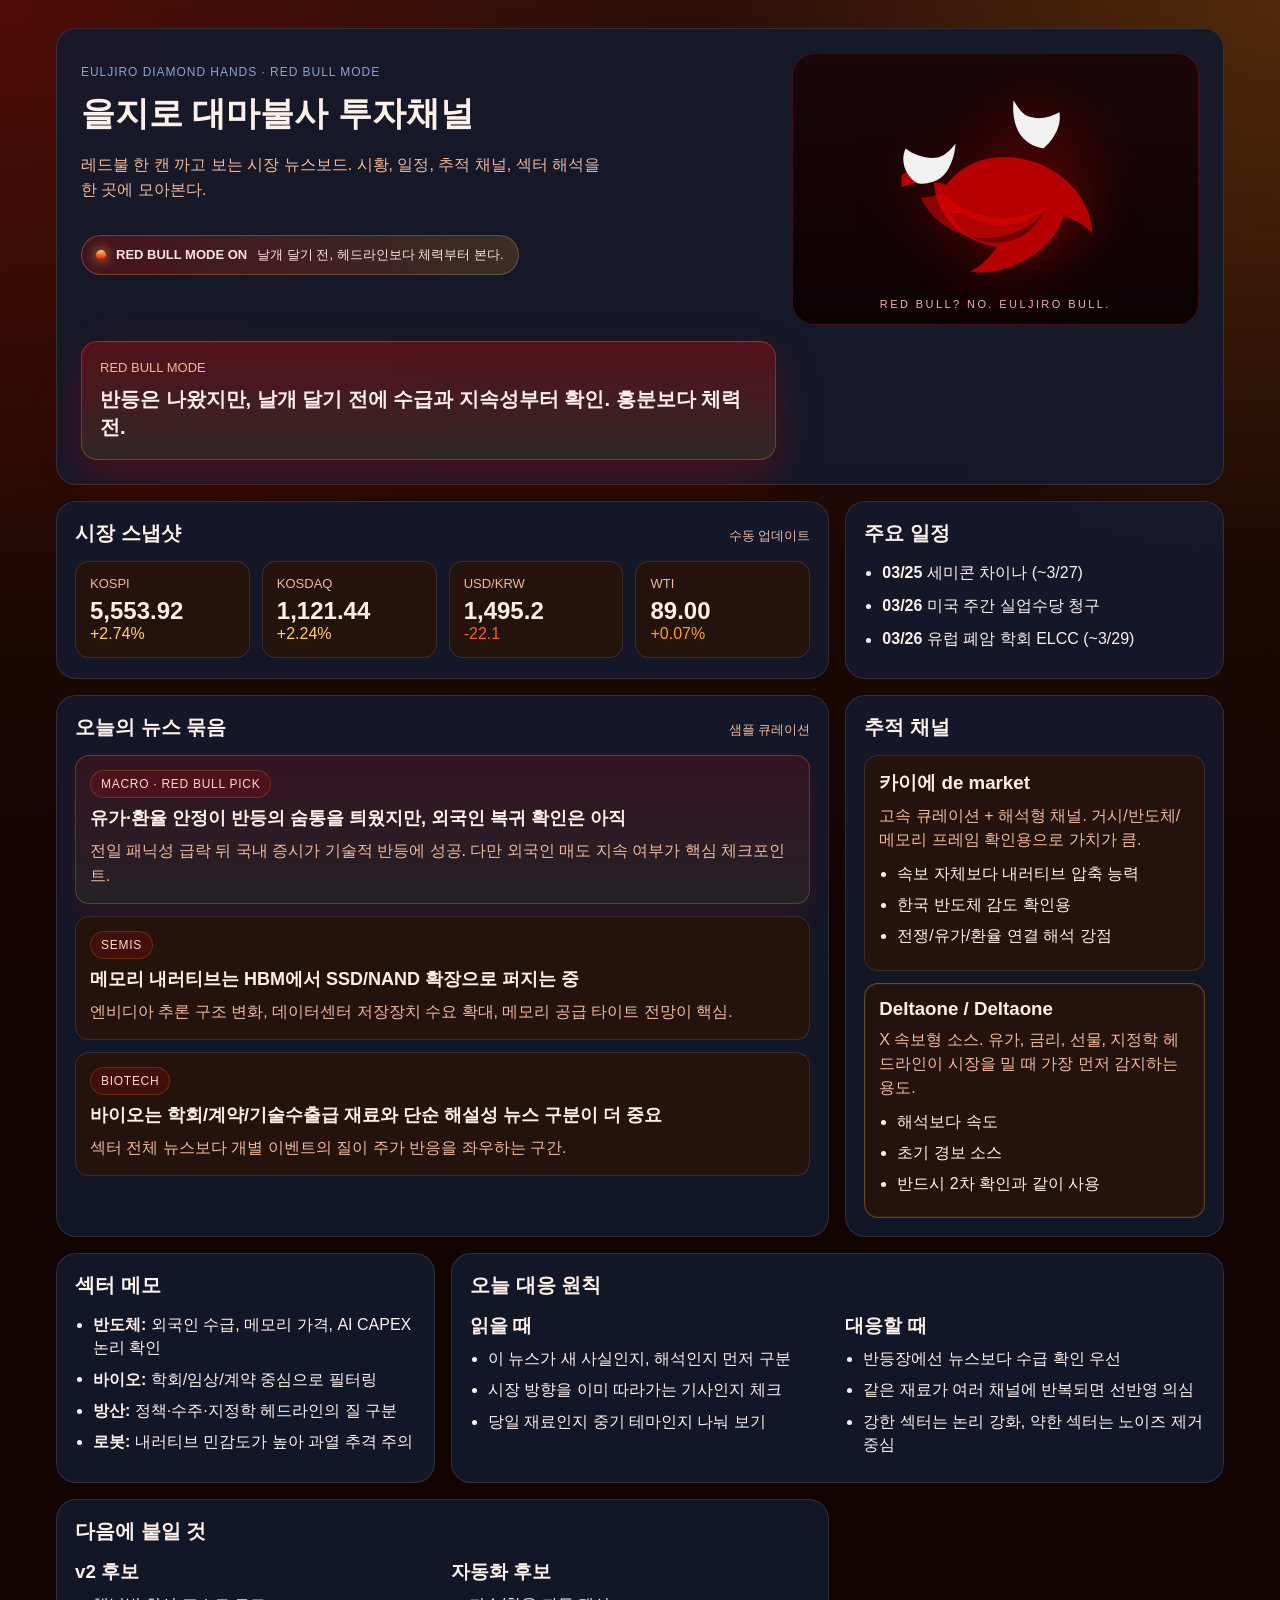
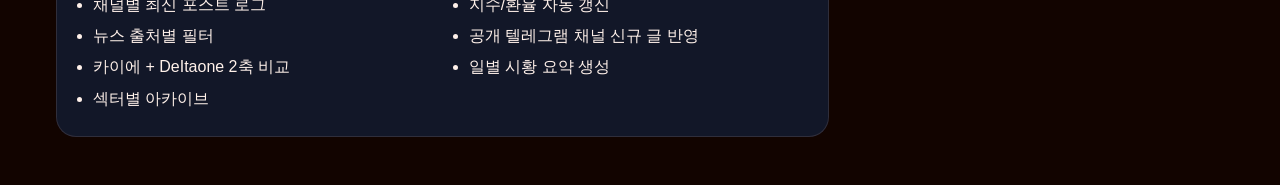
<file: index.html>
<!DOCTYPE html>
<html lang="ko">
  <head>
    <meta charset="UTF-8" />
    <meta name="viewport" content="width=device-width, initial-scale=1.0" />
    <title>을지로 대마불사 투자채널</title>
    <link rel="stylesheet" href="styles.css" />
  </head>
  <body>
    <div class="shell">
      <header class="hero">
        <div>
          <p class="eyebrow">Euljiro Diamond Hands · RED BULL MODE</p>
          <h1>을지로 대마불사 투자채널</h1>
          <p class="sub">
            레드불 한 캔 까고 보는 시장 뉴스보드. 시황, 일정, 추적 채널, 섹터 해석을 한 곳에 모아본다.
          </p>
          <div class="bull-banner">
            <span class="bull-dot"></span>
            <strong>RED BULL MODE ON</strong>
            <span>날개 달기 전, 헤드라인보다 체력부터 본다.</span>
          </div>
        </div>
        <div class="bull-emblem" aria-label="bull emblem">
          <svg viewBox="0 0 360 280" role="img" aria-hidden="true">
            <path d="M64 148c16-7 38-9 56-3 8-12 23-24 42-30 35-11 77-1 106 24 19 17 32 41 33 66-11-11-23-18-36-20-7 22-24 42-50 55-21 11-45 16-66 13 13-7 25-17 33-31-25-4-47-16-61-35-15-20-20-43-15-61-17-4-30-1-42 7z" fill="#b60000"/>
            <path d="M84 143c-13-7-23-25-15-43 13 10 28 13 40 11 6-1 14-7 22-17-1 17-8 35-19 43-8 5-18 8-28 6z" fill="#f1f1f1"/>
            <path d="M240 100c12-10 23-27 20-45-14 8-28 9-39 5-7-3-12-10-18-20-2 17 2 36 11 46 7 8 16 12 26 14z" fill="#f1f1f1"/>
            <path d="M141 180c10 8 24 14 41 15 22 2 42-5 59-19-7 22-29 40-59 41-24 1-46-11-57-37z" fill="#1f0000" opacity="0.45"/>
            <path d="M116 155c16 17 39 29 68 31 22 1 43-4 61-14-13 22-42 39-76 39-36 0-67-20-81-50 8 0 18-2 28-6z" fill="#e10600" opacity="0.55"/>
          </svg>
          <div class="emblem-text">RED BULL? NO. EULJIRO BULL.</div>
        </div>
        <div class="hero-card">
          <div class="hero-label">RED BULL MODE</div>
          <div class="hero-text">반등은 나왔지만, 날개 달기 전에 수급과 지속성부터 확인. 흥분보다 체력전.</div>
        </div>
      </header>

      <main class="grid">
        <section class="card span-2">
          <div class="card-head">
            <h2>시장 스냅샷</h2>
            <span class="muted">수동 업데이트</span>
          </div>
          <div class="stats">
            <article>
              <div class="label">KOSPI</div>
              <div class="value">5,553.92</div>
              <div class="up">+2.74%</div>
            </article>
            <article>
              <div class="label">KOSDAQ</div>
              <div class="value">1,121.44</div>
              <div class="up">+2.24%</div>
            </article>
            <article>
              <div class="label">USD/KRW</div>
              <div class="value">1,495.2</div>
              <div class="down">-22.1</div>
            </article>
            <article>
              <div class="label">WTI</div>
              <div class="value">89.00</div>
              <div class="flat">+0.07%</div>
            </article>
          </div>
        </section>

        <section class="card">
          <div class="card-head">
            <h2>주요 일정</h2>
          </div>
          <ul class="list">
            <li><strong>03/25</strong> 세미콘 차이나 (~3/27)</li>
            <li><strong>03/26</strong> 미국 주간 실업수당 청구</li>
            <li><strong>03/26</strong> 유럽 폐암 학회 ELCC (~3/29)</li>
          </ul>
        </section>

        <section class="card span-2">
          <div class="card-head">
            <h2>오늘의 뉴스 묶음</h2>
            <span class="muted">샘플 큐레이션</span>
          </div>
          <div class="news-list">
            <article class="news-item redbull-card">
              <div class="pill">Macro · Red Bull Pick</div>
              <h3>유가·환율 안정이 반등의 숨통을 틔웠지만, 외국인 복귀 확인은 아직</h3>
              <p>전일 패닉성 급락 뒤 국내 증시가 기술적 반등에 성공. 다만 외국인 매도 지속 여부가 핵심 체크포인트.</p>
            </article>
            <article class="news-item">
              <div class="pill">Semis</div>
              <h3>메모리 내러티브는 HBM에서 SSD/NAND 확장으로 퍼지는 중</h3>
              <p>엔비디아 추론 구조 변화, 데이터센터 저장장치 수요 확대, 메모리 공급 타이트 전망이 핵심.</p>
            </article>
            <article class="news-item">
              <div class="pill">Biotech</div>
              <h3>바이오는 학회/계약/기술수출급 재료와 단순 해설성 뉴스 구분이 더 중요</h3>
              <p>섹터 전체 뉴스보다 개별 이벤트의 질이 주가 반응을 좌우하는 구간.</p>
            </article>
          </div>
        </section>

        <section class="card">
          <div class="card-head">
            <h2>추적 채널</h2>
          </div>
          <div class="channel-stack">
            <div class="channel-box">
              <h3>카이에 de market</h3>
              <p>고속 큐레이션 + 해석형 채널. 거시/반도체/메모리 프레임 확인용으로 가치가 큼.</p>
              <ul class="list compact">
                <li>속보 자체보다 내러티브 압축 능력</li>
                <li>한국 반도체 감도 확인용</li>
                <li>전쟁/유가/환율 연결 해석 강점</li>
              </ul>
            </div>
            <div class="channel-box deltaone">
              <h3>DeItaone / Deltaone</h3>
              <p>X 속보형 소스. 유가, 금리, 선물, 지정학 헤드라인이 시장을 밀 때 가장 먼저 감지하는 용도.</p>
              <ul class="list compact">
                <li>해석보다 속도</li>
                <li>초기 경보 소스</li>
                <li>반드시 2차 확인과 같이 사용</li>
              </ul>
            </div>
          </div>
        </section>

        <section class="card">
          <div class="card-head">
            <h2>섹터 메모</h2>
          </div>
          <ul class="list compact">
            <li><strong>반도체:</strong> 외국인 수급, 메모리 가격, AI CAPEX 논리 확인</li>
            <li><strong>바이오:</strong> 학회/임상/계약 중심으로 필터링</li>
            <li><strong>방산:</strong> 정책·수주·지정학 헤드라인의 질 구분</li>
            <li><strong>로봇:</strong> 내러티브 민감도가 높아 과열 추격 주의</li>
          </ul>
        </section>

        <section class="card span-2">
          <div class="card-head">
            <h2>오늘 대응 원칙</h2>
          </div>
          <div class="todo-grid">
            <div>
              <h3>읽을 때</h3>
              <ul class="list compact">
                <li>이 뉴스가 새 사실인지, 해석인지 먼저 구분</li>
                <li>시장 방향을 이미 따라가는 기사인지 체크</li>
                <li>당일 재료인지 중기 테마인지 나눠 보기</li>
              </ul>
            </div>
            <div>
              <h3>대응할 때</h3>
              <ul class="list compact">
                <li>반등장에선 뉴스보다 수급 확인 우선</li>
                <li>같은 재료가 여러 채널에 반복되면 선반영 의심</li>
                <li>강한 섹터는 논리 강화, 약한 섹터는 노이즈 제거 중심</li>
              </ul>
            </div>
          </div>
        </section>

        <section class="card span-2">
          <div class="card-head">
            <h2>다음에 붙일 것</h2>
          </div>
          <div class="todo-grid">
            <div>
              <h3>v2 후보</h3>
              <ul class="list compact">
                <li>채널별 최신 포스트 로그</li>
                <li>뉴스 출처별 필터</li>
                <li>카이에 + DeItaone 2축 비교</li>
                <li>섹터별 아카이브</li>
              </ul>
            </div>
            <div>
              <h3>자동화 후보</h3>
              <ul class="list compact">
                <li>지수/환율 자동 갱신</li>
                <li>공개 텔레그램 채널 신규 글 반영</li>
                <li>일별 시황 요약 생성</li>
              </ul>
            </div>
          </div>
        </section>
      </main>
    </div>
  </body>
</html>
</file>
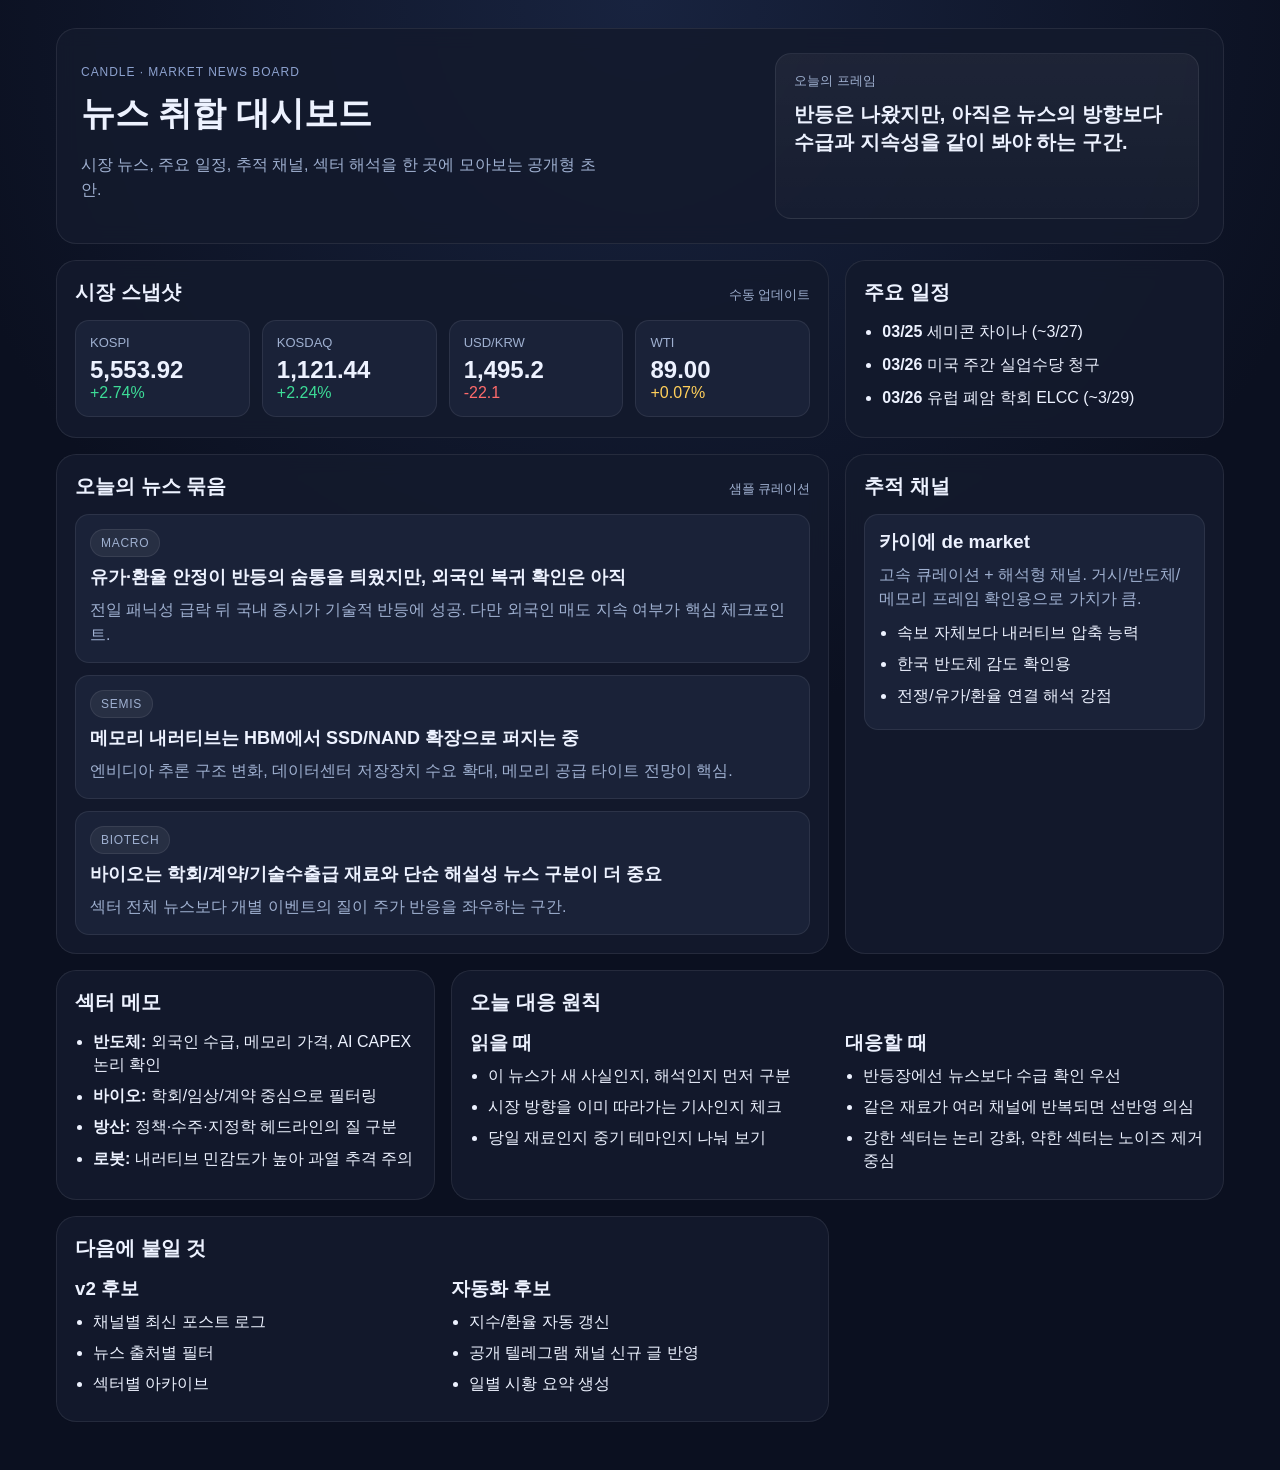
<file: dashboard/index.html>
<!DOCTYPE html>
<html lang="ko">
  <head>
    <meta charset="UTF-8" />
    <meta name="viewport" content="width=device-width, initial-scale=1.0" />
    <title>Candle News Board</title>
    <link rel="stylesheet" href="styles.css" />
  </head>
  <body>
    <div class="shell">
      <header class="hero">
        <div>
          <p class="eyebrow">Candle · Market News Board</p>
          <h1>뉴스 취합 대시보드</h1>
          <p class="sub">
            시장 뉴스, 주요 일정, 추적 채널, 섹터 해석을 한 곳에 모아보는 공개형 초안.
          </p>
        </div>
        <div class="hero-card">
          <div class="hero-label">오늘의 프레임</div>
          <div class="hero-text">반등은 나왔지만, 아직은 뉴스의 방향보다 수급과 지속성을 같이 봐야 하는 구간.</div>
        </div>
      </header>

      <main class="grid">
        <section class="card span-2">
          <div class="card-head">
            <h2>시장 스냅샷</h2>
            <span class="muted">수동 업데이트</span>
          </div>
          <div class="stats">
            <article>
              <div class="label">KOSPI</div>
              <div class="value">5,553.92</div>
              <div class="up">+2.74%</div>
            </article>
            <article>
              <div class="label">KOSDAQ</div>
              <div class="value">1,121.44</div>
              <div class="up">+2.24%</div>
            </article>
            <article>
              <div class="label">USD/KRW</div>
              <div class="value">1,495.2</div>
              <div class="down">-22.1</div>
            </article>
            <article>
              <div class="label">WTI</div>
              <div class="value">89.00</div>
              <div class="flat">+0.07%</div>
            </article>
          </div>
        </section>

        <section class="card">
          <div class="card-head">
            <h2>주요 일정</h2>
          </div>
          <ul class="list">
            <li><strong>03/25</strong> 세미콘 차이나 (~3/27)</li>
            <li><strong>03/26</strong> 미국 주간 실업수당 청구</li>
            <li><strong>03/26</strong> 유럽 폐암 학회 ELCC (~3/29)</li>
          </ul>
        </section>

        <section class="card span-2">
          <div class="card-head">
            <h2>오늘의 뉴스 묶음</h2>
            <span class="muted">샘플 큐레이션</span>
          </div>
          <div class="news-list">
            <article class="news-item">
              <div class="pill">Macro</div>
              <h3>유가·환율 안정이 반등의 숨통을 틔웠지만, 외국인 복귀 확인은 아직</h3>
              <p>전일 패닉성 급락 뒤 국내 증시가 기술적 반등에 성공. 다만 외국인 매도 지속 여부가 핵심 체크포인트.</p>
            </article>
            <article class="news-item">
              <div class="pill">Semis</div>
              <h3>메모리 내러티브는 HBM에서 SSD/NAND 확장으로 퍼지는 중</h3>
              <p>엔비디아 추론 구조 변화, 데이터센터 저장장치 수요 확대, 메모리 공급 타이트 전망이 핵심.</p>
            </article>
            <article class="news-item">
              <div class="pill">Biotech</div>
              <h3>바이오는 학회/계약/기술수출급 재료와 단순 해설성 뉴스 구분이 더 중요</h3>
              <p>섹터 전체 뉴스보다 개별 이벤트의 질이 주가 반응을 좌우하는 구간.</p>
            </article>
          </div>
        </section>

        <section class="card">
          <div class="card-head">
            <h2>추적 채널</h2>
          </div>
          <div class="channel-box">
            <h3>카이에 de market</h3>
            <p>고속 큐레이션 + 해석형 채널. 거시/반도체/메모리 프레임 확인용으로 가치가 큼.</p>
            <ul class="list compact">
              <li>속보 자체보다 내러티브 압축 능력</li>
              <li>한국 반도체 감도 확인용</li>
              <li>전쟁/유가/환율 연결 해석 강점</li>
            </ul>
          </div>
        </section>

        <section class="card">
          <div class="card-head">
            <h2>섹터 메모</h2>
          </div>
          <ul class="list compact">
            <li><strong>반도체:</strong> 외국인 수급, 메모리 가격, AI CAPEX 논리 확인</li>
            <li><strong>바이오:</strong> 학회/임상/계약 중심으로 필터링</li>
            <li><strong>방산:</strong> 정책·수주·지정학 헤드라인의 질 구분</li>
            <li><strong>로봇:</strong> 내러티브 민감도가 높아 과열 추격 주의</li>
          </ul>
        </section>

        <section class="card span-2">
          <div class="card-head">
            <h2>오늘 대응 원칙</h2>
          </div>
          <div class="todo-grid">
            <div>
              <h3>읽을 때</h3>
              <ul class="list compact">
                <li>이 뉴스가 새 사실인지, 해석인지 먼저 구분</li>
                <li>시장 방향을 이미 따라가는 기사인지 체크</li>
                <li>당일 재료인지 중기 테마인지 나눠 보기</li>
              </ul>
            </div>
            <div>
              <h3>대응할 때</h3>
              <ul class="list compact">
                <li>반등장에선 뉴스보다 수급 확인 우선</li>
                <li>같은 재료가 여러 채널에 반복되면 선반영 의심</li>
                <li>강한 섹터는 논리 강화, 약한 섹터는 노이즈 제거 중심</li>
              </ul>
            </div>
          </div>
        </section>

        <section class="card span-2">
          <div class="card-head">
            <h2>다음에 붙일 것</h2>
          </div>
          <div class="todo-grid">
            <div>
              <h3>v2 후보</h3>
              <ul class="list compact">
                <li>채널별 최신 포스트 로그</li>
                <li>뉴스 출처별 필터</li>
                <li>섹터별 아카이브</li>
              </ul>
            </div>
            <div>
              <h3>자동화 후보</h3>
              <ul class="list compact">
                <li>지수/환율 자동 갱신</li>
                <li>공개 텔레그램 채널 신규 글 반영</li>
                <li>일별 시황 요약 생성</li>
              </ul>
            </div>
          </div>
        </section>
      </main>
    </div>
  </body>
</html>
</file>
<file: styles.css>
:root {
  --bg: #120400;
  --panel: #1a0c08;
  --panel-2: #24120d;
  --text: #fff1ea;
  --muted: #f1b89a;
  --line: rgba(255, 214, 194, 0.12);
  --green: #ffd166;
  --red: #ff5a36;
  --amber: #ff9f1c;
  --bull: #e10600;
}

* { box-sizing: border-box; }
body {
  margin: 0;
  font-family: -apple-system, BlinkMacSystemFont, "SF Pro Display", "Apple SD Gothic Neo", sans-serif;
  background:
    radial-gradient(circle at top left, rgba(225, 6, 0, 0.20), transparent 30%),
    radial-gradient(circle at top right, rgba(255, 159, 28, 0.18), transparent 26%),
    linear-gradient(180deg, #2b0f08 0%, var(--bg) 55%);
  color: var(--text);
}
.shell {
  max-width: 1200px;
  margin: 0 auto;
  padding: 28px 16px 48px;
}
.hero {
  display: grid;
  grid-template-columns: 1.45fr 0.85fr;
  gap: 16px;
  margin-bottom: 16px;
}
.hero, .card {
  background: rgba(19, 26, 45, 0.9);
  border: 1px solid var(--line);
  border-radius: 20px;
  backdrop-filter: blur(10px);
}
.hero { padding: 24px; }
.eyebrow { color: #8da2cf; text-transform: uppercase; letter-spacing: 0.08em; font-size: 12px; }
h1 { margin: 8px 0 10px; font-size: 34px; }
.sub { color: var(--muted); line-height: 1.55; max-width: 60ch; }
.hero-card {
  background: linear-gradient(180deg, rgba(225, 6, 0, 0.32), rgba(255, 159, 28, 0.12));
  border: 1px solid rgba(255, 159, 28, 0.28);
  border-radius: 16px;
  padding: 18px;
  align-self: stretch;
  box-shadow: 0 18px 40px rgba(225, 6, 0, 0.26);
}
.bull-banner {
  margin-top: 16px;
  display: inline-flex;
  flex-wrap: wrap;
  gap: 10px;
  align-items: center;
  padding: 10px 14px;
  border-radius: 999px;
  background: linear-gradient(90deg, rgba(225, 6, 0, 0.24), rgba(255, 159, 28, 0.16));
  border: 1px solid rgba(255, 209, 102, 0.24);
  color: #ffe5db;
  font-size: 13px;
}
.bull-dot {
  width: 10px;
  height: 10px;
  border-radius: 50%;
  background: linear-gradient(180deg, #ffcf5a, #e10600);
  box-shadow: 0 0 12px rgba(255, 207, 90, 0.8);
}
.bull-emblem {
  display: flex;
  flex-direction: column;
  justify-content: center;
  align-items: center;
  border-radius: 22px;
  background:
    radial-gradient(circle at 60% 45%, rgba(225, 6, 0, 0.18), transparent 36%),
    linear-gradient(180deg, rgba(30, 6, 6, 0.95), rgba(12, 2, 2, 0.98));
  border: 1px solid rgba(255, 80, 80, 0.18);
  padding: 14px;
  min-height: 240px;
  overflow: hidden;
}
.bull-emblem svg {
  width: 100%;
  max-width: 290px;
  height: auto;
  filter: drop-shadow(0 18px 30px rgba(225, 6, 0, 0.24));
}
.emblem-text {
  margin-top: 4px;
  font-size: 11px;
  letter-spacing: 0.22em;
  color: #ffb0b0;
}
.hero-label { color: var(--muted); font-size: 13px; margin-bottom: 10px; }
.hero-text { font-size: 20px; line-height: 1.4; font-weight: 700; }
.grid {
  display: grid;
  grid-template-columns: repeat(3, 1fr);
  gap: 16px;
}
.card { padding: 18px; }
.span-2 { grid-column: span 2; }
.card-head {
  display: flex;
  justify-content: space-between;
  gap: 12px;
  align-items: baseline;
  margin-bottom: 14px;
}
.card h2 { margin: 0; font-size: 20px; }
.muted { color: var(--muted); font-size: 13px; }
.stats {
  display: grid;
  grid-template-columns: repeat(4, 1fr);
  gap: 12px;
}
.stats article, .channel-box {
  background: var(--panel-2);
  border: 1px solid var(--line);
  border-radius: 14px;
  padding: 14px;
}
.channel-stack {
  display: grid;
  gap: 12px;
}
.deltaone {
  border-color: rgba(255, 209, 102, 0.28);
  box-shadow: inset 0 0 0 1px rgba(255, 209, 102, 0.06);
}
.label { color: var(--muted); font-size: 13px; margin-bottom: 6px; }
.value { font-size: 24px; font-weight: 700; }
.up { color: var(--green); }
.down { color: var(--red); }
.flat { color: var(--amber); }
.list { margin: 0; padding-left: 18px; color: var(--text); }
.list li { margin: 10px 0; line-height: 1.45; }
.compact li { margin: 8px 0; }
.news-list {
  display: grid;
  gap: 12px;
}
.news-item {
  background: var(--panel-2);
  border: 1px solid var(--line);
  border-radius: 14px;
  padding: 14px;
}
.redbull-card {
  background: linear-gradient(180deg, rgba(225, 6, 0, 0.16), rgba(255, 159, 28, 0.08));
  border-color: rgba(255, 159, 28, 0.26);
  box-shadow: 0 10px 24px rgba(225, 6, 0, 0.16);
}
.news-item h3 {
  margin: 8px 0;
  font-size: 18px;
  line-height: 1.4;
}
.news-item p {
  margin: 0;
  color: var(--muted);
  line-height: 1.55;
}
.pill {
  display: inline-block;
  padding: 6px 10px;
  border-radius: 999px;
  background: rgba(225, 6, 0, 0.16);
  border: 1px solid rgba(255, 159, 28, 0.20);
  color: #ffd9c9;
  font-size: 12px;
  text-transform: uppercase;
  letter-spacing: 0.06em;
}
.channel-box h3, .todo-grid h3 { margin: 0 0 8px; }
.channel-box p { margin: 0 0 10px; color: var(--muted); line-height: 1.5; }
.todo-grid {
  display: grid;
  grid-template-columns: 1fr 1fr;
  gap: 16px;
}
@media (max-width: 900px) {
  .hero, .grid { grid-template-columns: 1fr; }
  .span-2 { grid-column: span 1; }
  .stats { grid-template-columns: repeat(2, 1fr); }
  .row { grid-template-columns: 1fr; }
}
</file>
<file: dashboard/styles.css>
:root {
  --bg: #0b1020;
  --panel: #131a2d;
  --panel-2: #1a2238;
  --text: #edf2ff;
  --muted: #9fb0d0;
  --line: rgba(255,255,255,0.08);
  --green: #3ddc97;
  --red: #ff6b6b;
  --amber: #ffcf5a;
}

* { box-sizing: border-box; }
body {
  margin: 0;
  font-family: -apple-system, BlinkMacSystemFont, "SF Pro Display", "Apple SD Gothic Neo", sans-serif;
  background: radial-gradient(circle at top, #18233f 0%, var(--bg) 45%);
  color: var(--text);
}
.shell {
  max-width: 1200px;
  margin: 0 auto;
  padding: 28px 16px 48px;
}
.hero {
  display: grid;
  grid-template-columns: 1.6fr 1fr;
  gap: 16px;
  margin-bottom: 16px;
}
.hero, .card {
  background: rgba(19, 26, 45, 0.9);
  border: 1px solid var(--line);
  border-radius: 20px;
  backdrop-filter: blur(10px);
}
.hero { padding: 24px; }
.eyebrow { color: #8da2cf; text-transform: uppercase; letter-spacing: 0.08em; font-size: 12px; }
h1 { margin: 8px 0 10px; font-size: 34px; }
.sub { color: var(--muted); line-height: 1.55; max-width: 60ch; }
.hero-card {
  background: linear-gradient(180deg, rgba(255,255,255,0.05), rgba(255,255,255,0.02));
  border: 1px solid var(--line);
  border-radius: 16px;
  padding: 18px;
  align-self: stretch;
}
.hero-label { color: var(--muted); font-size: 13px; margin-bottom: 10px; }
.hero-text { font-size: 20px; line-height: 1.4; font-weight: 700; }
.grid {
  display: grid;
  grid-template-columns: repeat(3, 1fr);
  gap: 16px;
}
.card { padding: 18px; }
.span-2 { grid-column: span 2; }
.card-head {
  display: flex;
  justify-content: space-between;
  gap: 12px;
  align-items: baseline;
  margin-bottom: 14px;
}
.card h2 { margin: 0; font-size: 20px; }
.muted { color: var(--muted); font-size: 13px; }
.stats {
  display: grid;
  grid-template-columns: repeat(4, 1fr);
  gap: 12px;
}
.stats article, .channel-box {
  background: var(--panel-2);
  border: 1px solid var(--line);
  border-radius: 14px;
  padding: 14px;
}
.label { color: var(--muted); font-size: 13px; margin-bottom: 6px; }
.value { font-size: 24px; font-weight: 700; }
.up { color: var(--green); }
.down { color: var(--red); }
.flat { color: var(--amber); }
.list { margin: 0; padding-left: 18px; color: var(--text); }
.list li { margin: 10px 0; line-height: 1.45; }
.compact li { margin: 8px 0; }
.news-list {
  display: grid;
  gap: 12px;
}
.news-item {
  background: var(--panel-2);
  border: 1px solid var(--line);
  border-radius: 14px;
  padding: 14px;
}
.news-item h3 {
  margin: 8px 0;
  font-size: 18px;
  line-height: 1.4;
}
.news-item p {
  margin: 0;
  color: var(--muted);
  line-height: 1.55;
}
.pill {
  display: inline-block;
  padding: 6px 10px;
  border-radius: 999px;
  background: rgba(255,255,255,0.06);
  border: 1px solid var(--line);
  color: var(--muted);
  font-size: 12px;
  text-transform: uppercase;
  letter-spacing: 0.06em;
}
.channel-box h3, .todo-grid h3 { margin: 0 0 8px; }
.channel-box p { margin: 0 0 10px; color: var(--muted); line-height: 1.5; }
.todo-grid {
  display: grid;
  grid-template-columns: 1fr 1fr;
  gap: 16px;
}
@media (max-width: 900px) {
  .hero, .grid { grid-template-columns: 1fr; }
  .span-2 { grid-column: span 1; }
  .stats { grid-template-columns: repeat(2, 1fr); }
  .row { grid-template-columns: 1fr; }
}
</file>
